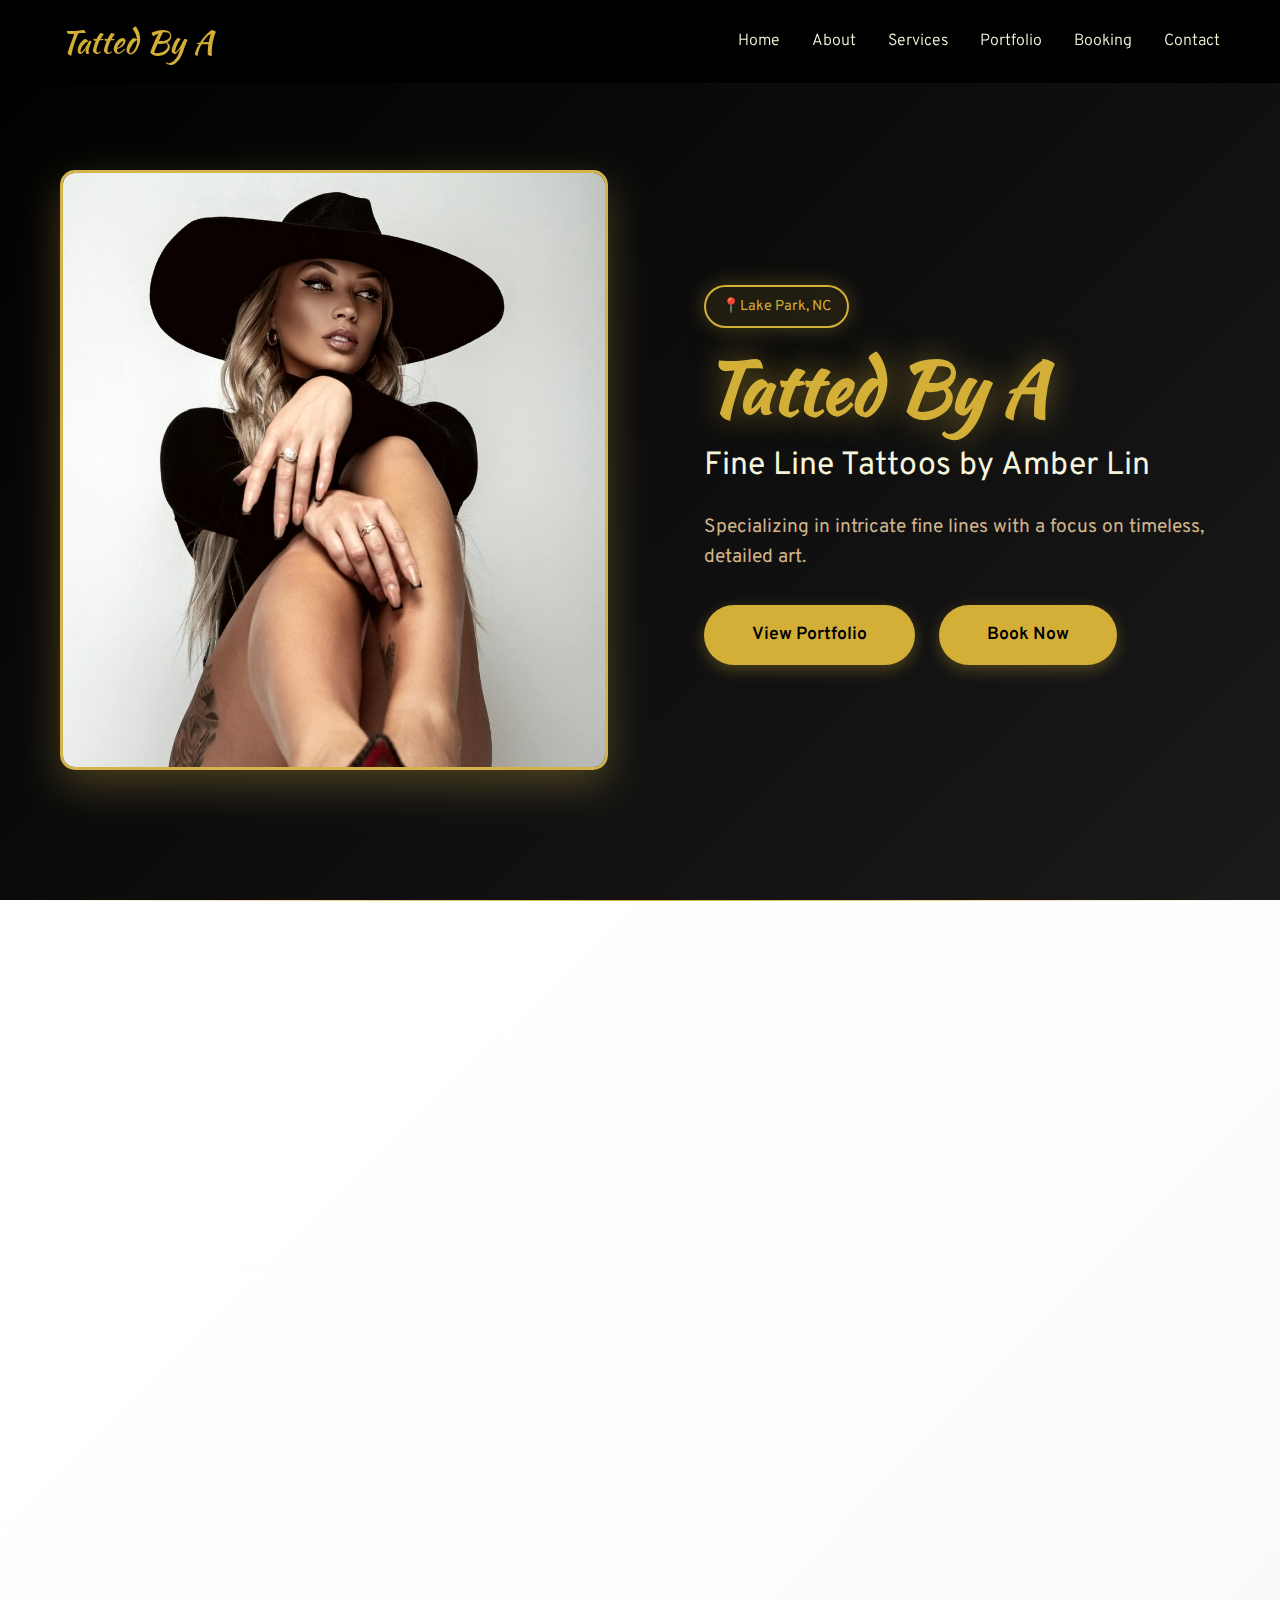
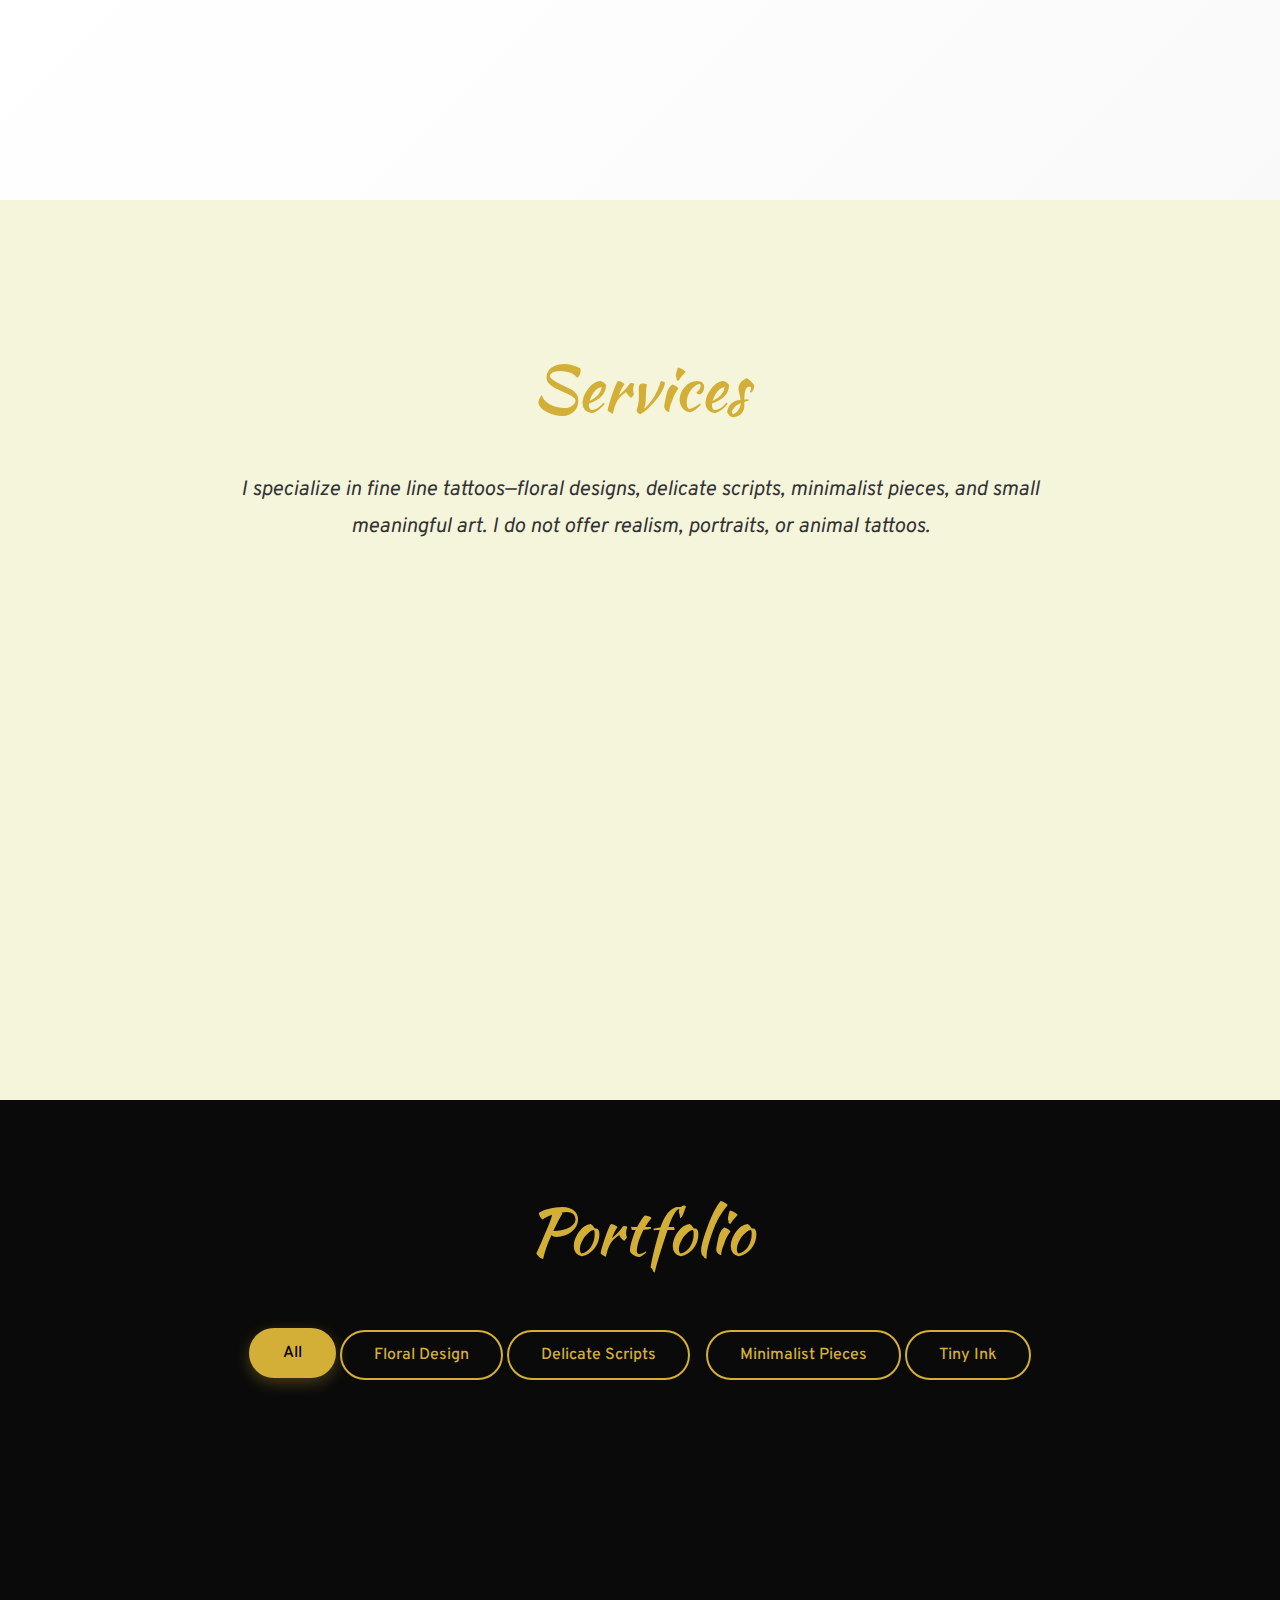
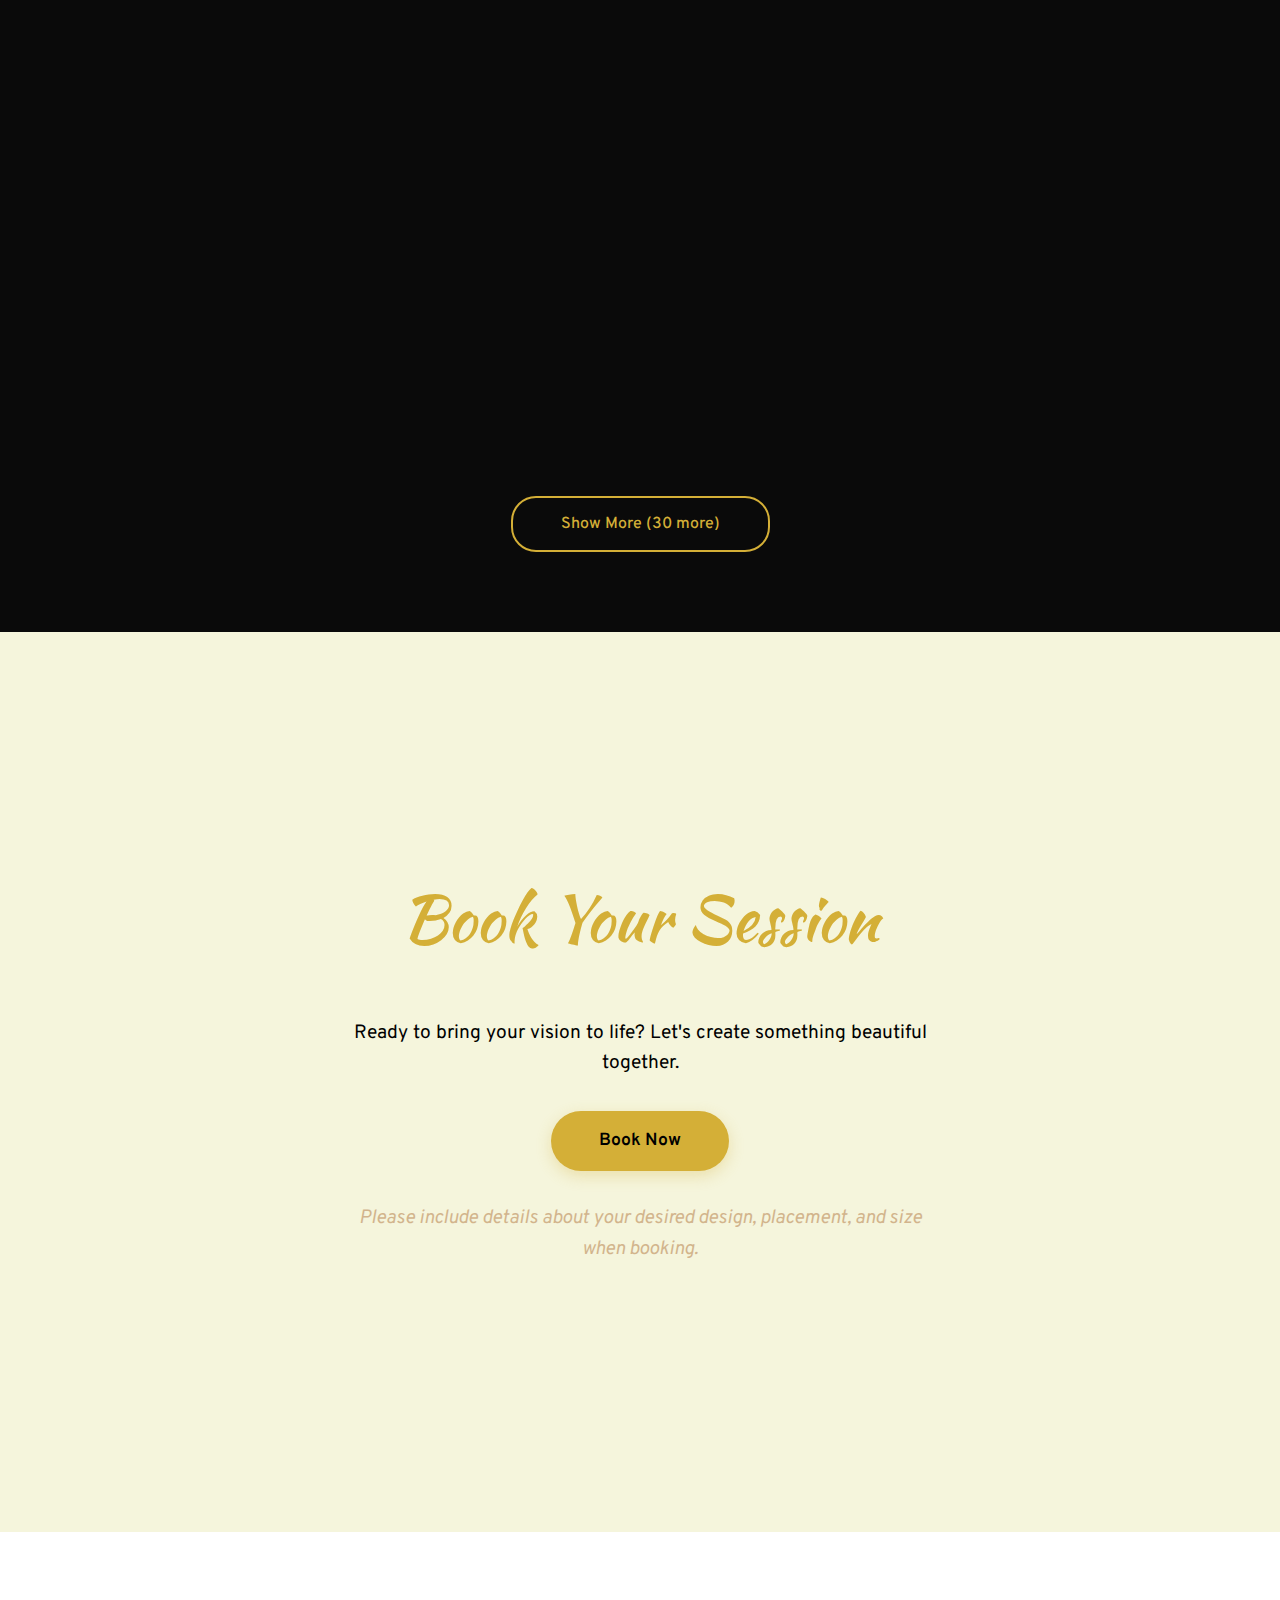
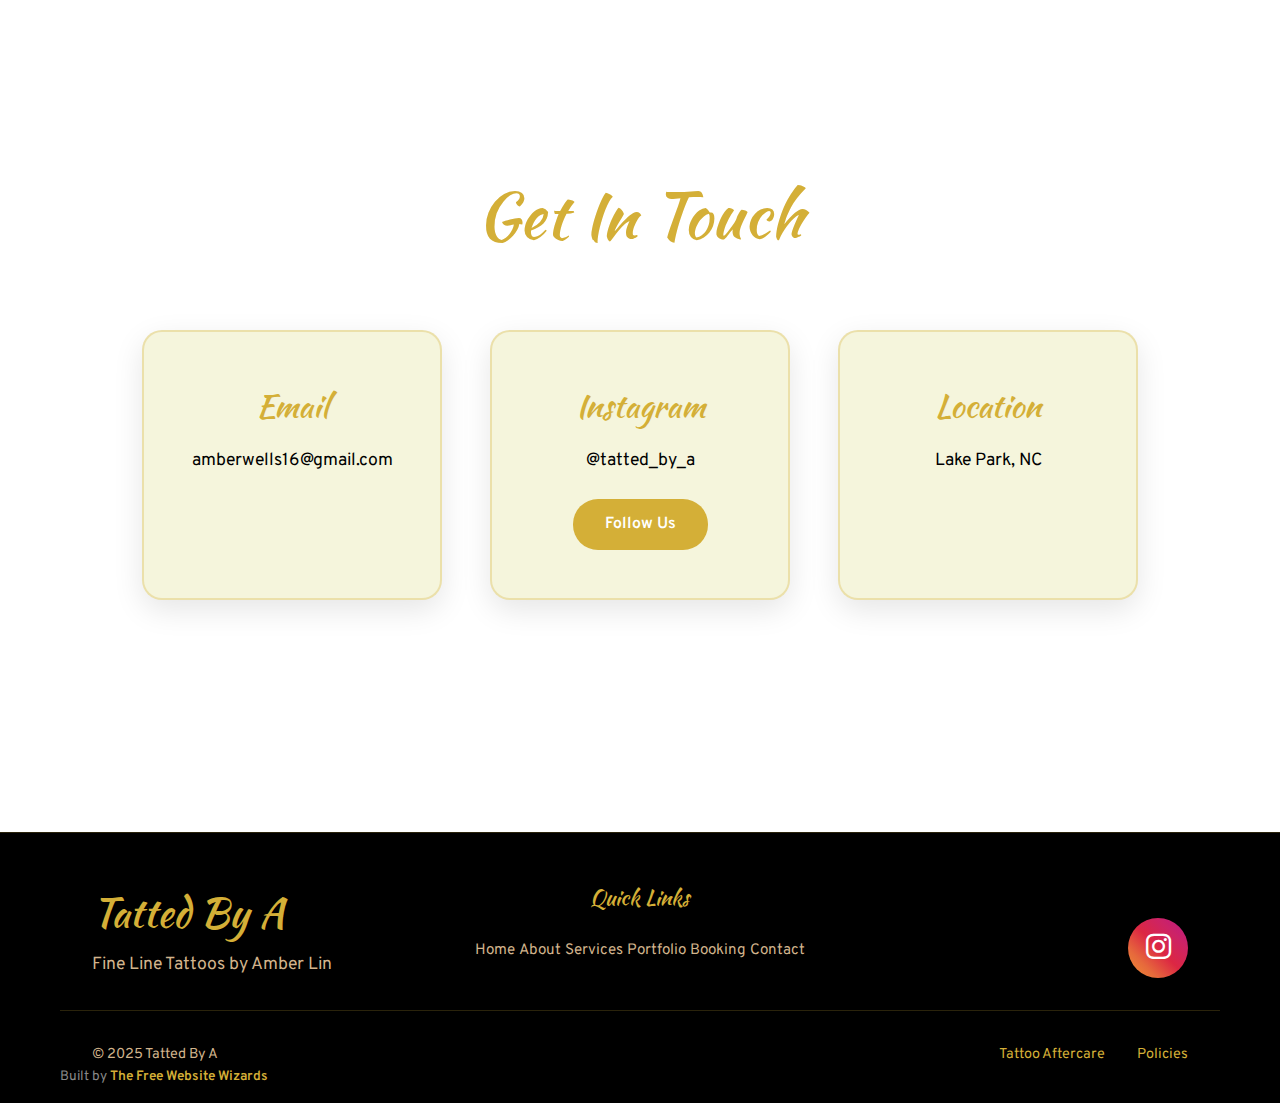
<file: index.html>
<!DOCTYPE html>
<html lang="en">
<head>
    <meta charset="UTF-8">
    <meta name="viewport" content="width=device-width, initial-scale=1.0">
    <title>Tatted By A - Fine Line Tattoo Artist | Lake Park, NC</title>
    <link href="https://fonts.googleapis.com/css2?family=Yesteryear&family=Overpass:wght@300;400;600&display=swap" rel="stylesheet">
    <link href="https://fonts.googleapis.com/css2?family=Kaushan+Script&family=Sacramento&display=swap" rel="stylesheet">
    <link rel="stylesheet" href="style.css">
    <link rel="stylesheet" href="https://cdnjs.cloudflare.com/ajax/libs/font-awesome/6.0.0/css/all.min.css">
</head>
<body>
    <!-- Header / Navigation -->
    <header class="header">
        <nav class="nav">
            <div class="nav-logo">
                <span class="logo-text">Tatted By A</span>
            </div>
            <ul class="nav-links">
                <li><a href="#home">Home</a></li>
                <li><a href="#about">About</a></li>
                <li><a href="#services">Services</a></li>
                <li><a href="#portfolio">Portfolio</a></li>
                <li><a href="#booking">Booking</a></li>
                <li><a href="#contact">Contact</a></li>
            </ul>
            <div class="nav-toggle">
                <span></span>
                <span></span>
                <span></span>
            </div>
        </nav>
    </header>

    <!-- Hero Section -->
    <section id="home" class="hero">
        <div class="container">
            <div class="hero-content">
                <div class="hero-image">
                    <img src="assets/a.jpg" alt="Amber Lin - Tattoo Artist">
                </div>
                <div class="hero-text">
                    <div class="floating-badge">📍Lake Park, NC</div>
                    <h1 class="hero-title">Tatted By A</h1>
                    <h2 class="hero-subtitle">Fine Line Tattoos by Amber Lin</h2>
                    <p class="hero-description">Specializing in intricate fine lines with a focus on timeless, detailed art.</p>
                    <div class="hero-buttons">
                        <a href="#portfolio" class="btn-primary">View Portfolio</a>
                        <a href="#booking" class="btn-secondary">Book Now</a>
                    </div>
                </div>
            </div>
        </div>
    </section>

    <!-- About Section -->
    <section id="about" class="about">
        <div class="container">
            <div class="about-content">
                <div class="about-text">
                    <h2>Meet Amber Lin</h2>
                    <p>Hi, I'm Amber—tattoo artist behind Tatted by A. I specialize in fine line, feminine, and minimalist tattoos that feel as effortless as they are meaningful. My focus is on clean details, soft aesthetics, and timeless designs that reflect your story without saying too much. Based in North Carolina, I'm here to give you a calm, comfortable experience in the chair and artwork you'll love forever.💫</p>
                </div>
                <div class="about-image">
                    <img src="assets/amber.jpg" alt="Amber Lin - Tattoo Artist">
                </div>
            </div>
        </div>
    </section>

    <!-- Services Section -->
    <section id="services" class="services">
        <div class="container">
            <h2 class="section-title services-title">Services</h2>
            <div class="services-description">
                <p>I specialize in fine line tattoos—floral designs, delicate scripts, minimalist pieces, and small meaningful art. I do not offer realism, portraits, or animal tattoos.</p>
            </div>
            <div class="services-grid">
                <div class="service-card">
                    <h3>Floral Designs</h3>
                    <h4>Botanical Whispers</h4>
                    <p>Soft, flowing ink inspired by nature's quiet beauty — florals that bloom on skin.</p>
                </div>
                <div class="service-card">
                    <h3>Delicate Scripts</h3>
                    <h4>Written in Ink</h4>
                    <p>Elegant handwritten scripts that carry names, dates, quotes, and sentiments close to the heart.</p>
                </div>
                <div class="service-card">
                    <h3>Minimalist Pieces</h3>
                    <h4>Less Is Lovely</h4>
                    <p>Clean, refined, and subtle tattoos — where simplicity speaks volumes.</p>
                </div>
                <div class="service-card">
                    <h3>Tiny Ink</h3>
                    <h4>Micro Tattoos</h4>
                    <p>Personal symbols and intimate details captured in fine line — little inks with lasting meaning.</p>
                </div>
            </div>
        </div>
    </section>

    <!-- Portfolio Section -->
    <section id="portfolio" class="portfolio">
        <div class="container">
            <h2 class="section-title">Portfolio</h2>
            <div class="portfolio-filters">
                <div class="filter-row">
                    <button class="filter-btn active" data-filter="all">All</button>
                    <button class="filter-btn" data-filter="floral">Floral Design</button>
                    <button class="filter-btn" data-filter="scripts">Delicate Scripts</button>
                </div>
                <div class="filter-row">
                    <button class="filter-btn" data-filter="minimalist">Minimalist Pieces</button>
                    <button class="filter-btn" data-filter="tiny">Tiny Ink</button>
                </div>
            </div>
            <div class="portfolio-grid">
                <!-- Floral Designs (10 images) -->
                <div class="portfolio-item" data-category="floral" data-index="1">
                    <img src="assets/floral (1).jpg" alt="Floral Design 1">
                </div>
                <div class="portfolio-item" data-category="floral" data-index="2">
                    <img src="assets/floral (2).jpg" alt="Floral Design 2">
                </div>
                <div class="portfolio-item" data-category="floral" data-index="3">
                    <img src="assets/floral (3).jpg" alt="Floral Design 3">
                </div>
                <div class="portfolio-item" data-category="floral" data-index="4">
                    <img src="assets/floral (4).jpg" alt="Floral Design 4">
                </div>
                <div class="portfolio-item" data-category="floral" data-index="5">
                    <img src="assets/floral (5).jpg" alt="Floral Design 5">
                </div>
                <div class="portfolio-item" data-category="floral" data-index="6">
                    <img src="assets/floral (6).jpg" alt="Floral Design 6">
                </div>
                <div class="portfolio-item" data-category="floral" data-index="7">
                    <img src="assets/vines (1).jpg" alt="Vine Design 1">
                </div>
                <div class="portfolio-item" data-category="floral" data-index="8">
                    <img src="assets/vines (2).jpg" alt="Vine Design 2">
                </div>
                <div class="portfolio-item" data-category="floral" data-index="9">
                    <img src="assets/vines (3).jpg" alt="Vine Design 3">
                </div>
                <div class="portfolio-item" data-category="floral" data-index="10">
                    <img src="assets/vines (4).jpg" alt="Vine Design 4">
                </div>

                <!-- Delicate Scripts (11 images) -->
                <div class="portfolio-item" data-category="scripts" data-index="1">
                    <img src="assets/fonts (1).jpg" alt="Script Design 1">
                </div>
                <div class="portfolio-item" data-category="scripts" data-index="2">
                    <img src="assets/fonts (2).jpg" alt="Script Design 2">
                </div>
                <div class="portfolio-item" data-category="scripts" data-index="3">
                    <img src="assets/fonts (3).jpg" alt="Script Design 3">
                </div>
                <div class="portfolio-item" data-category="scripts" data-index="4">
                    <img src="assets/fonts (4).jpg" alt="Script Design 4">
                </div>
                <div class="portfolio-item" data-category="scripts" data-index="5">
                    <img src="assets/fonts (5).jpg" alt="Script Design 5">
                </div>
                <div class="portfolio-item" data-category="scripts" data-index="6">
                    <img src="assets/fonts (6).jpg" alt="Script Design 6">
                </div>
                <div class="portfolio-item" data-category="scripts" data-index="7">
                    <img src="assets/fonts (7).jpg" alt="Script Design 7">
                </div>
                <div class="portfolio-item" data-category="scripts" data-index="8">
                    <img src="assets/fonts (8).jpg" alt="Script Design 8">
                </div>
                <div class="portfolio-item" data-category="scripts" data-index="9">
                    <img src="assets/fonts (9).jpg" alt="Script Design 9">
                </div>
                <div class="portfolio-item" data-category="scripts" data-index="10">
                    <img src="assets/fonts (10).jpg" alt="Script Design 10">
                </div>
                <div class="portfolio-item" data-category="scripts" data-index="11">
                    <img src="assets/fonts (11).jpg" alt="Script Design 11">
                </div>

                <!-- Minimalist Pieces (8 images) -->
                <div class="portfolio-item" data-category="minimalist" data-index="1">
                    <img src="assets/minimalist (1).jpg" alt="Minimalist Design 1">
                </div>
                <div class="portfolio-item" data-category="minimalist" data-index="2">
                    <img src="assets/minimalist (2).jpg" alt="Minimalist Design 2">
                </div>
                <div class="portfolio-item" data-category="minimalist" data-index="3">
                    <img src="assets/minimalist (3).jpg" alt="Minimalist Design 3">
                </div>
                <div class="portfolio-item" data-category="minimalist" data-index="4">
                    <img src="assets/minimalist (4).jpg" alt="Minimalist Design 4">
                </div>
                <div class="portfolio-item" data-category="minimalist" data-index="5">
                    <img src="assets/minimalist (5).jpg" alt="Minimalist Design 5">
                </div>
                <div class="portfolio-item" data-category="minimalist" data-index="6">
                    <img src="assets/minimalist (6).jpg" alt="Minimalist Design 6">
                </div>
                <div class="portfolio-item" data-category="minimalist" data-index="7">
                    <img src="assets/minimalist (7).jpg" alt="Minimalist Design 7">
                </div>
                <div class="portfolio-item" data-category="minimalist" data-index="8">
                    <img src="assets/minimalist (8).jpg" alt="Minimalist Design 8">
                </div>

                <!-- Tiny Ink (7 images) -->
                <div class="portfolio-item" data-category="tiny" data-index="1">
                    <img src="assets/tinyart (1).jpg" alt="Tiny Art 1">
                </div>
                <div class="portfolio-item" data-category="tiny" data-index="2">
                    <img src="assets/tinyart (2).jpg" alt="Tiny Art 2">
                </div>
                <div class="portfolio-item" data-category="tiny" data-index="3">
                    <img src="assets/tinyart (3).jpg" alt="Tiny Art 3">
                </div>
                <div class="portfolio-item" data-category="tiny" data-index="4">
                    <img src="assets/tinyart (4).jpg" alt="Tiny Art 4">
                </div>
                <div class="portfolio-item" data-category="tiny" data-index="5">
                    <img src="assets/tinyart (5).jpg" alt="Tiny Art 5">
                </div>
                <div class="portfolio-item" data-category="tiny" data-index="6">
                    <img src="assets/tinyart (6).jpg" alt="Tiny Art 6">
                </div>
                <div class="portfolio-item" data-category="tiny" data-index="7">
                    <img src="assets/tinyart (7).jpg" alt="Tiny Art 7">
                </div>
            </div>
            <div class="show-more-container">
                <button class="show-more-btn" id="showMoreBtn" style="display: none;">Show More</button>
            </div>
        </div>
    </section>

    <!-- Booking Section -->
    <section id="booking" class="booking">
        <div class="container">
            <h2 class="section-title">Book Your Session</h2>
            <div class="booking-content">
                <p>Ready to bring your vision to life? Let's create something beautiful together.</p>
                <a href="https://www.instagram.com/tatted_by_a/" target="_blank" class="btn-primary">Book Now</a>
                <div class="booking-info">
                    <p>Please include details about your desired design, placement, and size when booking.</p>
                </div>
            </div>
        </div>
    </section>

    <!-- Contact Section -->
    <section id="contact" class="contact">
        <div class="container">
            <h2 class="section-title">Get In Touch</h2>
            <div class="contact-cards">
                <div class="contact-card">
                    <h3>Email</h3>
                    <p>amberwells16@gmail.com</p>
                </div>
                <div class="contact-card">
                    <h3>Instagram</h3>
                    <p>@tatted_by_a</p>
                    <a href="https://www.instagram.com/tatted_by_a/" target="_blank" class="contact-link">Follow Us</a>
                </div>
                <div class="contact-card">
                    <h3>Location</h3>
                    <p>Lake Park, NC</p>
                    </div>
                </div>
            </div>
        </div>
    </section>

    <!-- Footer -->
    <footer class="footer">
        <div class="container">
            <div class="footer-content">
                <div class="footer-column footer-brand">
                    <h3>Tatted By A</h3>
                    <p>Fine Line Tattoos by Amber Lin</p>
                </div>
                
                <div class="footer-column footer-links">
                    <h4>Quick Links</h4>
                    <div class="links-grid">
                        <a href="#home">Home</a>
                        <a href="#about">About</a>
                        <a href="#services">Services</a>
                        <a href="#portfolio">Portfolio</a>
                        <a href="#booking">Booking</a>
                        <a href="#contact">Contact</a>
                    </div>
                </div>
                
                <div class="footer-column footer-social">
                    <div class="social-link">
                        <a href="https://www.instagram.com/tatted_by_a/" target="_blank" class="instagram-link">
                            <i class="fab fa-instagram"></i>
                        </a>
                    </div>
                </div>
            </div>
            
            <div class="footer-bottom">
                <div class="footer-bottom-left">
                    <p>&copy; 2025 Tatted By A</p>
                </div>
                <div class="footer-bottom-right">
                    <a href="aftercare.html">Tattoo Aftercare</a>
                    <a href="policies.html">Policies</a>
                </div>
            </div>
            
            <div class="footer-credit">
                <p>Built by <a href="https://thefreewebsitewizards.com/?fbclid=PAZXh0bgNhZW0CMTEAAafo36OW2Liz6WrnnW5MPZDOZ1py3GGCfcYR0toLxA4tFgTjOmZVe8AUNLJZAA_aem_hDiJSsbl-mGZPlxGnKIQrQ" target="_blank" class="wizard-link">The Free Website Wizards</a></p>
            </div>
        </div>
    </footer>

    <!-- Lightbox Modal -->
    <div id="lightbox" class="lightbox">
        <span class="lightbox-close">&times;</span>
        <img class="lightbox-content" id="lightbox-img">
    </div>

    <script src="script.js"></script>
</body>
</html>
</file>
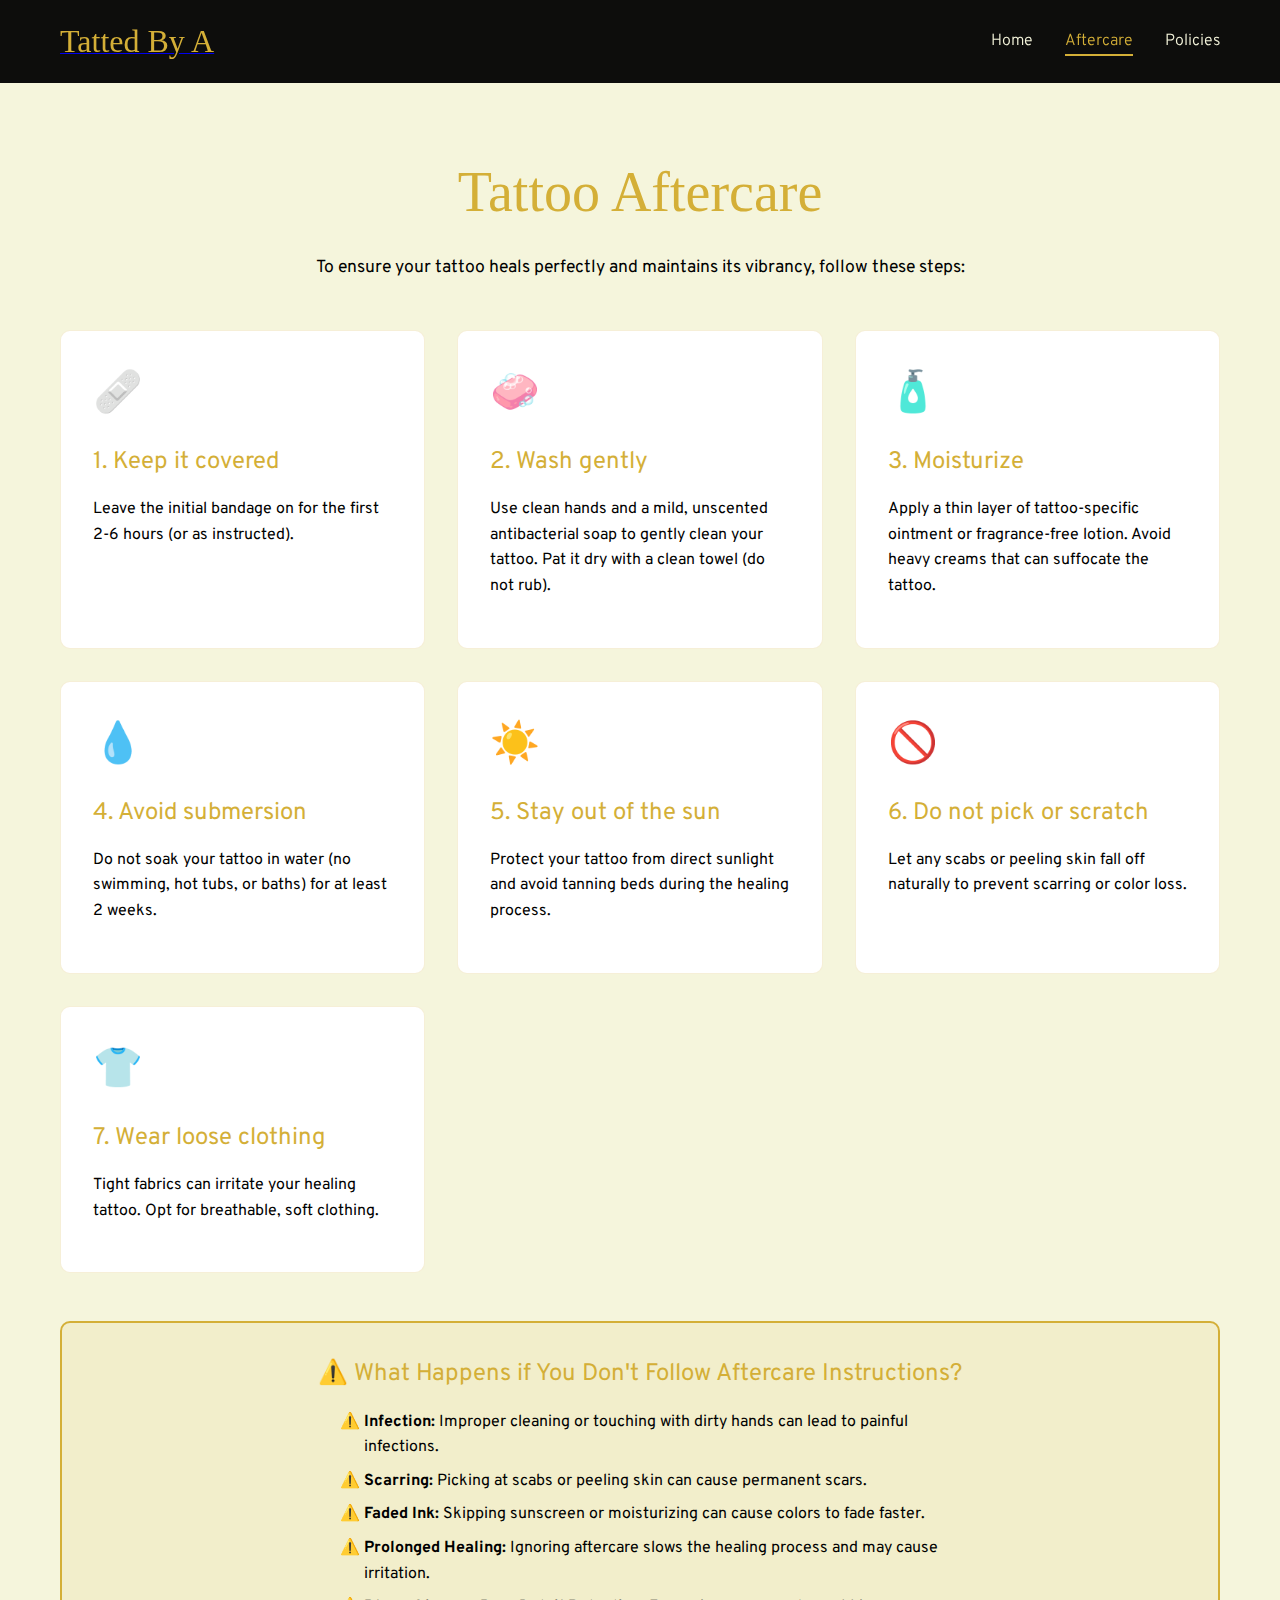
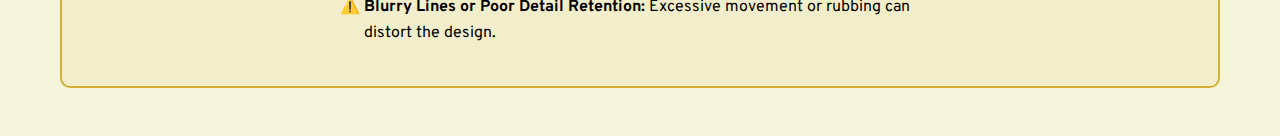
<file: aftercare.html>
<!DOCTYPE html>
<html lang="en">
<head>
    <meta charset="UTF-8">
    <meta name="viewport" content="width=device-width, initial-scale=1.0">
    <title>Tattoo Aftercare - Tatted By A</title>
    <link href="https://fonts.googleapis.com/css2?family=Yesteryear&family=Overpass:wght@300;400;600&display=swap" rel="stylesheet">
    <link rel="stylesheet" href="style.css">
</head>
<body>
    <header class="header">
        <nav class="nav">
            <div class="nav-logo">
                <a href="index.html"><span class="logo-text">Tatted By A</span></a>
            </div>
            <ul class="nav-links">
                <li><a href="index.html">Home</a></li>
                <li><a href="aftercare.html" class="active">Aftercare</a></li>
                <li><a href="policies.html">Policies</a></li>
            </ul>
        </nav>
    </header>

    <main class="page-content">
        <div class="container">
            <h1 class="page-title">Tattoo Aftercare</h1>
            <div class="aftercare-content">
                <div class="aftercare-intro">
                    <p>To ensure your tattoo heals perfectly and maintains its vibrancy, follow these steps:</p>
                </div>

                <div class="aftercare-steps">
                    <div class="step-card">
                        <div class="step-icon">🩹</div>
                        <h3>1. Keep it covered</h3>
                        <p>Leave the initial bandage on for the first 2-6 hours (or as instructed).</p>
                    </div>

                    <div class="step-card">
                        <div class="step-icon">🧼</div>
                        <h3>2. Wash gently</h3>
                        <p>Use clean hands and a mild, unscented antibacterial soap to gently clean your tattoo. Pat it dry with a clean towel (do not rub).</p>
                    </div>

                    <div class="step-card">
                        <div class="step-icon">🧴</div>
                        <h3>3. Moisturize</h3>
                        <p>Apply a thin layer of tattoo-specific ointment or fragrance-free lotion. Avoid heavy creams that can suffocate the tattoo.</p>
                    </div>

                    <div class="step-card">
                        <div class="step-icon">💧</div>
                        <h3>4. Avoid submersion</h3>
                        <p>Do not soak your tattoo in water (no swimming, hot tubs, or baths) for at least 2 weeks.</p>
                    </div>

                    <div class="step-card">
                        <div class="step-icon">☀️</div>
                        <h3>5. Stay out of the sun</h3>
                        <p>Protect your tattoo from direct sunlight and avoid tanning beds during the healing process.</p>
                    </div>

                    <div class="step-card">
                        <div class="step-icon">🚫</div>
                        <h3>6. Do not pick or scratch</h3>
                        <p>Let any scabs or peeling skin fall off naturally to prevent scarring or color loss.</p>
                    </div>

                    <div class="step-card">
                        <div class="step-icon">👕</div>
                        <h3>7. Wear loose clothing</h3>
                        <p>Tight fabrics can irritate your healing tattoo. Opt for breathable, soft clothing.</p>
                    </div>
                </div>

                <div class="aftercare-warning">
                    <h3>⚠️ What Happens if You Don't Follow Aftercare Instructions?</h3>
                    <ul>
                        <li><strong>Infection:</strong> Improper cleaning or touching with dirty hands can lead to painful infections.</li>
                        <li><strong>Scarring:</strong> Picking at scabs or peeling skin can cause permanent scars.</li>
                        <li><strong>Faded Ink:</strong> Skipping sunscreen or moisturizing can cause colors to fade faster.</li>
                        <li><strong>Prolonged Healing:</strong> Ignoring aftercare slows the healing process and may cause irritation.</li>
                        <li><strong>Blurry Lines or Poor Detail Retention:</strong> Excessive movement or rubbing can distort the design.</li>
                    </ul>
                </div>
            </div>
        </div>
    </main>
</body>
</html>
</file>
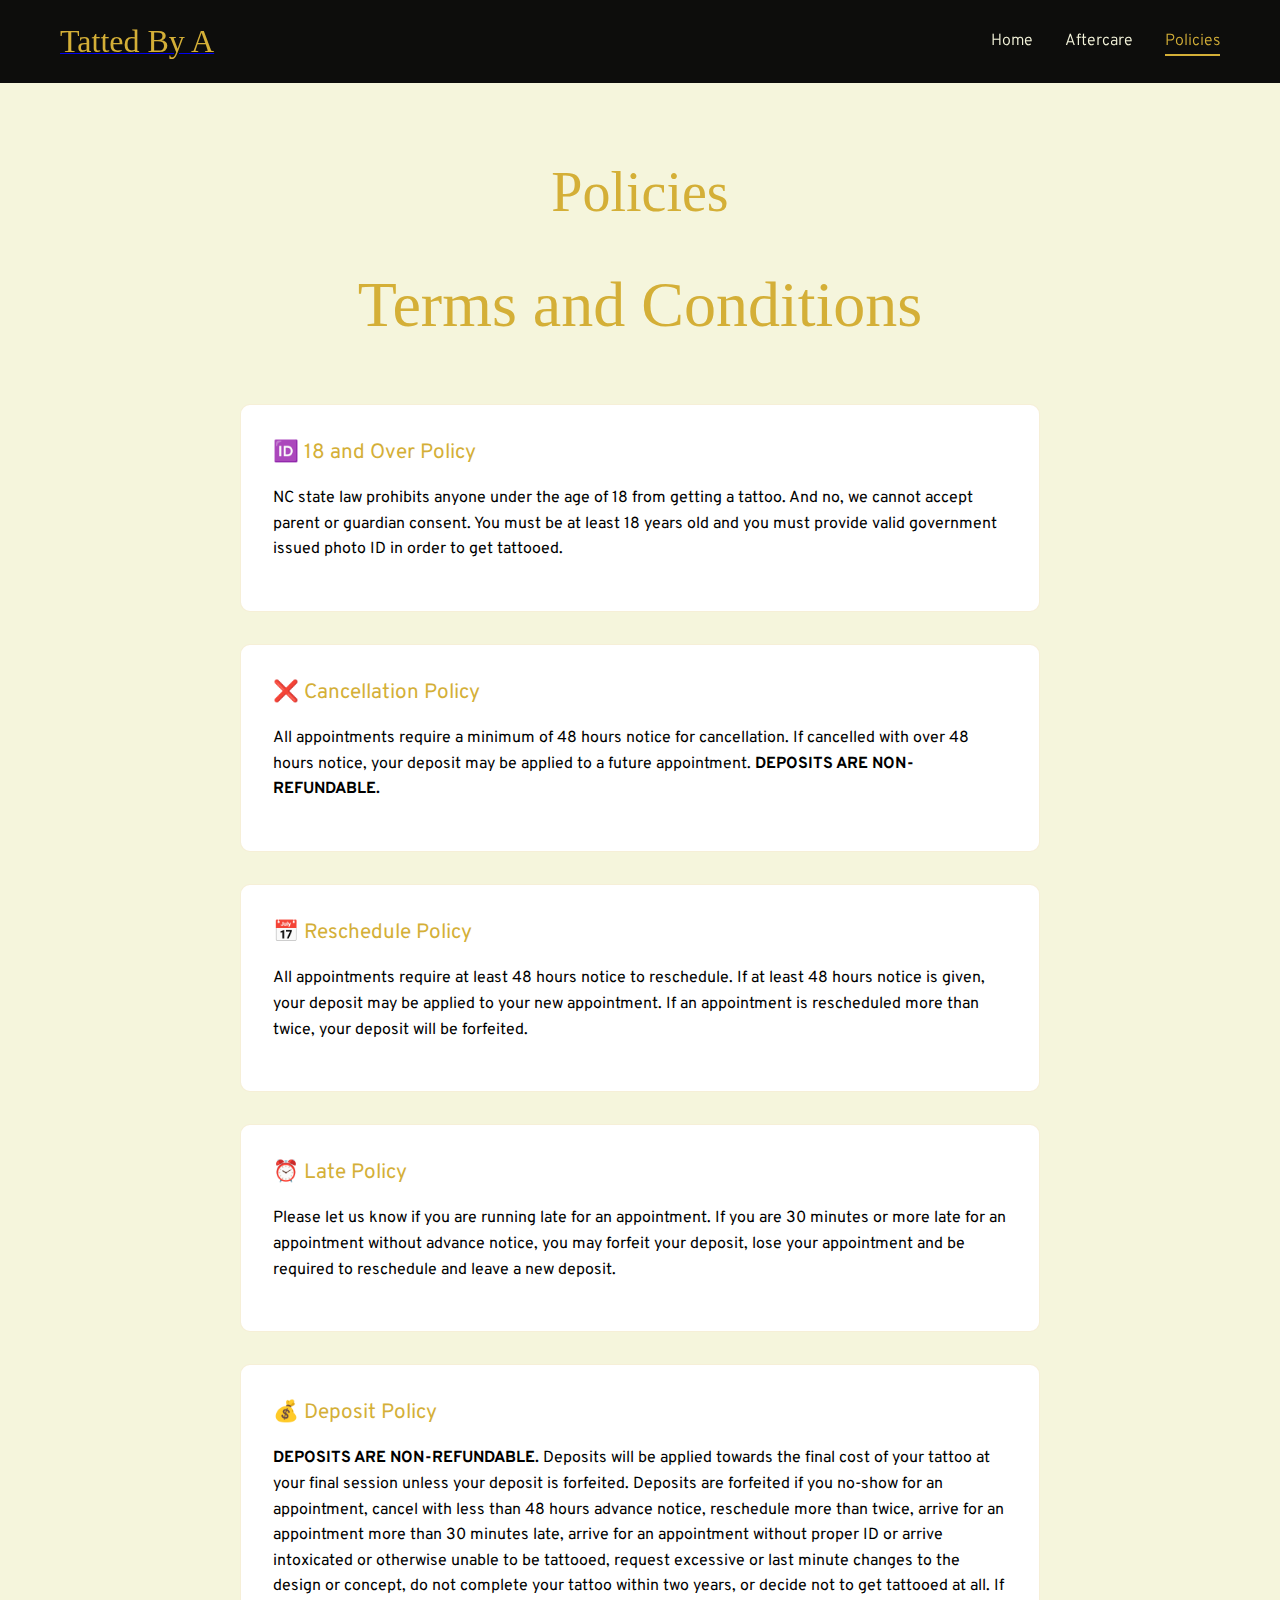
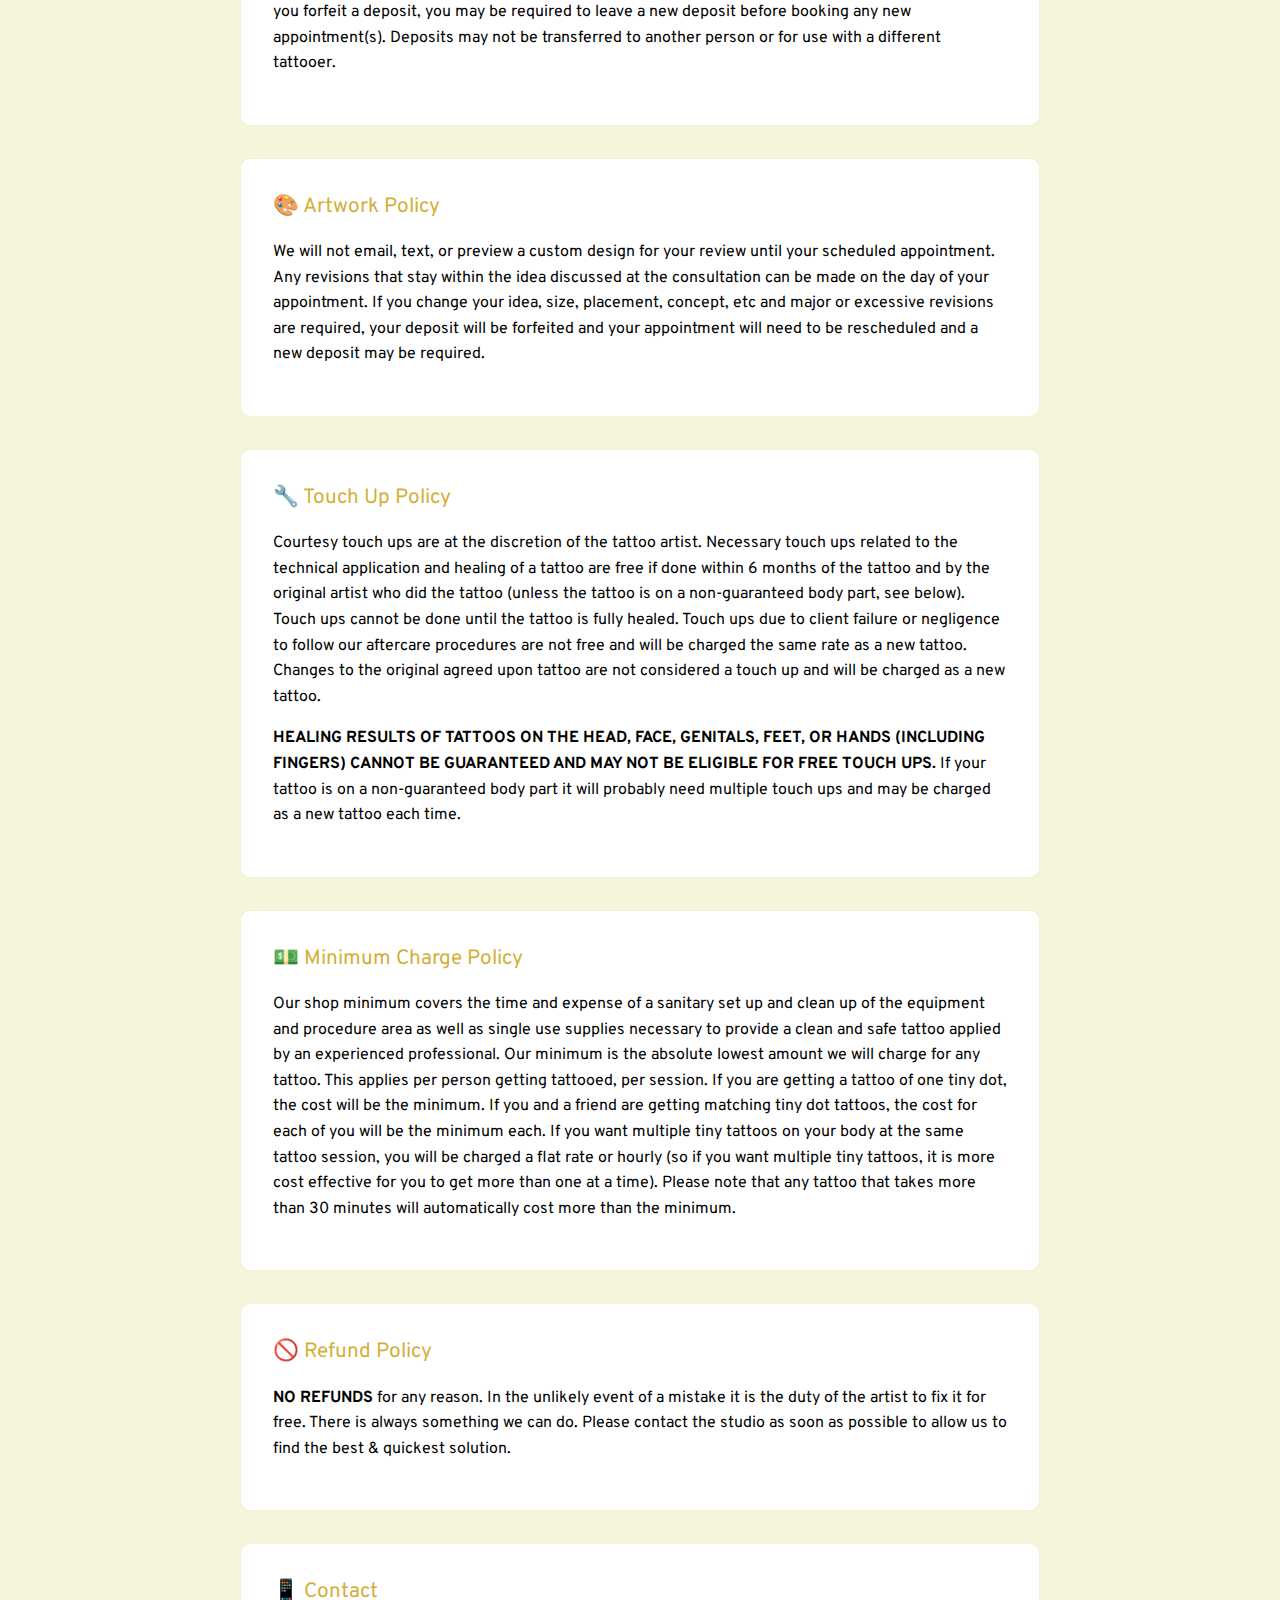
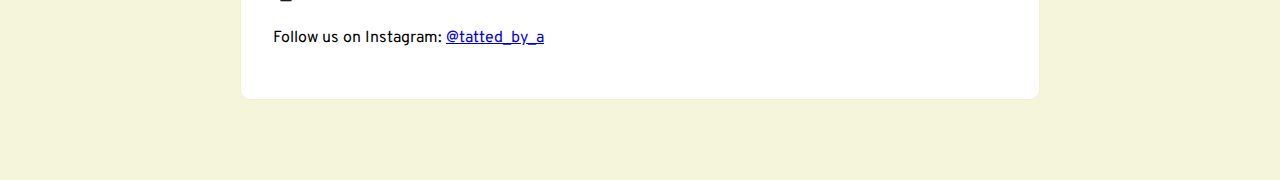
<file: policies.html>
<!DOCTYPE html>
<html lang="en">
<head>
    <meta charset="UTF-8">
    <meta name="viewport" content="width=device-width, initial-scale=1.0">
    <title>Studio Policies - Tatted By A</title>
    <link href="https://fonts.googleapis.com/css2?family=Yesteryear&family=Overpass:wght@300;400;600&display=swap" rel="stylesheet">
    <link rel="stylesheet" href="style.css">
</head>
<body>
    <header class="header">
        <nav class="nav">
            <div class="nav-logo">
                <a href="index.html"><span class="logo-text">Tatted By A</span></a>
            </div>
            <ul class="nav-links">
                <li><a href="index.html">Home</a></li>
                <li><a href="aftercare.html">Aftercare</a></li>
                <li><a href="policies.html" class="active">Policies</a></li>
            </ul>
        </nav>
    </header>

    <main class="page-content">
        <div class="container">
            <h1 class="page-title">Policies</h1>
            <h2 class="section-title">Terms and Conditions</h2>
            
            <div class="policies-content">
                <div class="policy-section">
                    <h3>🆔 18 and Over Policy</h3>
                    <p>NC state law prohibits anyone under the age of 18 from getting a tattoo. And no, we cannot accept parent or guardian consent. You must be at least 18 years old and you must provide valid government issued photo ID in order to get tattooed.</p>
                </div>

                <div class="policy-section">
                    <h3>❌ Cancellation Policy</h3>
                    <p>All appointments require a minimum of 48 hours notice for cancellation. If cancelled with over 48 hours notice, your deposit may be applied to a future appointment. <strong>DEPOSITS ARE NON-REFUNDABLE.</strong></p>
                </div>

                <div class="policy-section">
                    <h3>📅 Reschedule Policy</h3>
                    <p>All appointments require at least 48 hours notice to reschedule. If at least 48 hours notice is given, your deposit may be applied to your new appointment. If an appointment is rescheduled more than twice, your deposit will be forfeited.</p>
                </div>

                <div class="policy-section">
                    <h3>⏰ Late Policy</h3>
                    <p>Please let us know if you are running late for an appointment. If you are 30 minutes or more late for an appointment without advance notice, you may forfeit your deposit, lose your appointment and be required to reschedule and leave a new deposit.</p>
                </div>

                <div class="policy-section">
                    <h3>💰 Deposit Policy</h3>
                    <p><strong>DEPOSITS ARE NON-REFUNDABLE.</strong> Deposits will be applied towards the final cost of your tattoo at your final session unless your deposit is forfeited. Deposits are forfeited if you no-show for an appointment, cancel with less than 48 hours advance notice, reschedule more than twice, arrive for an appointment more than 30 minutes late, arrive for an appointment without proper ID or arrive intoxicated or otherwise unable to be tattooed, request excessive or last minute changes to the design or concept, do not complete your tattoo within two years, or decide not to get tattooed at all. If you forfeit a deposit, you may be required to leave a new deposit before booking any new appointment(s). Deposits may not be transferred to another person or for use with a different tattooer.</p>
                </div>

                <div class="policy-section">
                    <h3>🎨 Artwork Policy</h3>
                    <p>We will not email, text, or preview a custom design for your review until your scheduled appointment. Any revisions that stay within the idea discussed at the consultation can be made on the day of your appointment. If you change your idea, size, placement, concept, etc and major or excessive revisions are required, your deposit will be forfeited and your appointment will need to be rescheduled and a new deposit may be required.</p>
                </div>

                <div class="policy-section">
                    <h3>🔧 Touch Up Policy</h3>
                    <p>Courtesy touch ups are at the discretion of the tattoo artist. Necessary touch ups related to the technical application and healing of a tattoo are free if done within 6 months of the tattoo and by the original artist who did the tattoo (unless the tattoo is on a non-guaranteed body part, see below). Touch ups cannot be done until the tattoo is fully healed. Touch ups due to client failure or negligence to follow our aftercare procedures are not free and will be charged the same rate as a new tattoo. Changes to the original agreed upon tattoo are not considered a touch up and will be charged as a new tattoo.</p>
                    <p><strong>HEALING RESULTS OF TATTOOS ON THE HEAD, FACE, GENITALS, FEET, OR HANDS (INCLUDING FINGERS) CANNOT BE GUARANTEED AND MAY NOT BE ELIGIBLE FOR FREE TOUCH UPS.</strong> If your tattoo is on a non-guaranteed body part it will probably need multiple touch ups and may be charged as a new tattoo each time.</p>
                </div>

                <div class="policy-section">
                    <h3>💵 Minimum Charge Policy</h3>
                    <p>Our shop minimum covers the time and expense of a sanitary set up and clean up of the equipment and procedure area as well as single use supplies necessary to provide a clean and safe tattoo applied by an experienced professional. Our minimum is the absolute lowest amount we will charge for any tattoo. This applies per person getting tattooed, per session. If you are getting a tattoo of one tiny dot, the cost will be the minimum. If you and a friend are getting matching tiny dot tattoos, the cost for each of you will be the minimum each. If you want multiple tiny tattoos on your body at the same tattoo session, you will be charged a flat rate or hourly (so if you want multiple tiny tattoos, it is more cost effective for you to get more than one at a time). Please note that any tattoo that takes more than 30 minutes will automatically cost more than the minimum.</p>
                </div>

                <div class="policy-section">
                    <h3>🚫 Refund Policy</h3>
                    <p><strong>NO REFUNDS</strong> for any reason. In the unlikely event of a mistake it is the duty of the artist to fix it for free. There is always something we can do. Please contact the studio as soon as possible to allow us to find the best & quickest solution.</p>
                </div>

                <div class="policy-section">
                    <h3>📱 Contact</h3>
                    <p>Follow us on Instagram: <a href="https://www.instagram.com/tatted_by_a/" target="_blank" class="instagram-handle">@tatted_by_a</a></p>
                </div>
            </div>
        </div>
    </main>
</body>
</html>
</file>
<file: style.css>
/* Reset and Base Styles */
* {
    margin: 0;
    padding: 0;
    box-sizing: border-box;
}

html {
    scroll-behavior: smooth;
}

body {
    font-family: 'Overpass', sans-serif;
    background-color: #f5f5dc;
    color: #000000;
    line-height: 1.6;
    overflow-x: hidden;
}

.container {
    max-width: 1200px;
    margin: 0 auto;
    padding: 0 20px;
}

/* Typography */
h1, h2, h3 {
    margin-bottom: 1rem;
}

h1 {
    font-size: 3rem;
    font-weight: 600;
}

h2 {
    font-size: 2.5rem;
    font-weight: 400;
}

h3 {
    font-size: 1.5rem;
    font-weight: 400;
}

p {
    margin-bottom: 1rem;
}

/* Header & Navigation */
.header {
    position: fixed;
    top: 0;
    left: 0;
    right: 0;
    background: rgba(0, 0, 0, 0.95);
    backdrop-filter: blur(10px);
    z-index: 1000;
    padding: 1rem 0;
    transition: all 0.3s ease;
}

/* Active navigation link styling */
.nav-links a.active-link {
    color: #d4af37 !important;
    border-bottom: 2px solid #d4af37;
    background: rgba(212, 175, 55, 0.1);
}

.nav {
    display: flex;
    justify-content: space-between;
    align-items: center;
    max-width: 1200px;
    margin: 0 auto;
    padding: 0 20px;
}

.logo-text {
    font-family: 'Kaushan Script', cursive;
    font-size: 2rem;
    color: #d4af37;
    text-decoration: none;
}

.nav-links {
    display: flex;
    list-style: none;
    gap: 2rem;
}

.nav-links a {
    color: #f5f5dc;
    text-decoration: none;
    font-weight: 300;
    transition: all 0.3s ease;
    position: relative;
}

.nav-links a:hover,
.nav-links a.active {
    color: #d4af37;
}

.nav-links a::after {
    content: '';
    position: absolute;
    bottom: -5px;
    left: 0;
    width: 0;
    height: 2px;
    background: #d4af37;
    transition: width 0.3s ease;
}

.nav-links a:hover::after,
.nav-links a.active::after {
    width: 100%;
}

.nav-toggle {
    display: none;
    flex-direction: column;
    cursor: pointer;
}

.nav-toggle span {
    width: 25px;
    height: 3px;
    background: #f5f5dc;
    margin: 3px 0;
    transition: 0.3s;
}

/* Hero Section */
.hero {
    min-height: 100vh;
    display: flex;
    align-items: center;
    position: relative;
    background: linear-gradient(135deg, #000000 0%, #1a1a1a 100%);
    padding: 100px 0 50px;
}

.hero .container {
    max-width: 1200px;
    margin: 0 auto;
    padding: 0 20px;
    width: 100%;
}

.hero-content {
    display: grid;
    grid-template-columns: 1fr 1fr;
    gap: 4rem;
    align-items: center;
    width: 100%;
}

.hero-image {
    position: relative;
}

.hero-image img {
    width: 100%;
    height: 600px;
    object-fit: cover;
    border-radius: 15px;
    border: 3px solid #d4af37;
    box-shadow: 0 15px 40px rgba(212, 175, 55, 0.3);
    filter: grayscale(20%) contrast(1.1);
}

.hero-text {
    position: relative;
    padding-left: 2rem;
}

.floating-badge {
    display: inline-block;
    background: rgba(212, 175, 55, 0.1);
    border: 2px solid #d4af37;
    padding: 0.5rem 1rem;
    border-radius: 25px;
    font-size: 0.9rem;
    color: #d4af37;
    animation: float 3s ease-in-out infinite;
    box-shadow: 0 0 20px rgba(212, 175, 55, 0.3);
    margin-bottom: 1rem;
}

@keyframes float {
    0%, 100% { transform: translateY(0px); }
    50% { transform: translateY(-10px); }
}

.hero-title {
    font-family: 'Kaushan Script', cursive;
    font-size: 4.5rem;
    color: #d4af37;
    margin-bottom: 1rem;
    text-shadow: 0 0 30px rgba(212, 175, 55, 0.5);
    line-height: 1.2;
}

.hero-a {
  font-family: 'Sacramento', cursive;
  font-weight: normal; /* Sacramento doesn’t support bold */
  font-size: 1.2em; /* Make it slightly larger to stand out */
  text-shadow: 1px 0 currentColor, -1px 0 currentColor; /* Fake bold */
      color: #d4af37;
    text-shadow: 0 0 30px rgba(212, 175, 55, 0.5);
}

.hero-subtitle {
    font-size: 2rem;
    color: #f5f5dc;
    margin-bottom: 1.5rem;
    font-weight: 400;
    line-height: 1.3;
}

.hero-description {
    font-size: 1.2rem;
    color: #d2b48c;
    line-height: 1.6;
    max-width: 500px;
}

/* Hero Buttons */
.hero-buttons {
    display: flex;
    gap: 1.5rem;
    margin-top: 2rem;
}

/* Responsive Design for Hero */
@media (max-width: 768px) {
    .hero-content {
        grid-template-columns: 1fr;
        gap: 2rem;
        text-align: center;
    }
    
    .hero-text {
        padding-left: 0;
        order: 2;
    }
    
    .hero-image {
        order: 1;
    }
    
    .hero-image img {
        height: 400px;
    }
    
    .hero-title {
        font-size: 3rem;
    }
    
    .hero-subtitle {
        font-size: 1.5rem;
    }
    
    .floating-badge {
        margin-bottom: 1rem;
    }
    
    .hero-buttons {
        flex-direction: column;
        align-items: center;
        gap: 1rem;
    }
    
    .hero-buttons .btn-primary,
    .hero-buttons .btn-secondary {
        width: 100%;
        max-width: 250px;
        text-align: center;
    }
}

@media (max-width: 480px) {
    .hero-title {
        font-size: 2.5rem;
    }
    
    .hero-subtitle {
        font-size: 1.3rem;
    }
    
    .hero-description {
        font-size: 1rem;
    }
    
    .hero-image img {
        height: 350px;
    }
}

.typewriter-container {
    font-size: 1.2rem;
    color: #d2b48c;
    min-height: 30px;
}

.cursor {
    animation: blink 1s infinite;
}

@keyframes blink {
    0%, 50% { opacity: 1; }
    51%, 100% { opacity: 0; }
}

@keyframes fadeInUp {
    from {
        opacity: 0;
        transform: translateY(30px);
    }
    to {
        opacity: 1;
        transform: translateY(0);
    }
}

/* Sections */
section {
    padding: 5rem 0;
}

.section-title {
    text-align: center;
    font-family: 'Kaushan Script', cursive;
    font-size: 4rem;
    color: #d4af37;
    margin-bottom: 3rem;
}

/* About Section */
.about {
    background: linear-gradient(135deg, #ffffff 0%, #fefefe 50%, #f9f9f9 100%);
    color: #333333;
    min-height: 100vh;
    display: flex;
    align-items: center;
    justify-content: center;
    position: relative;
    overflow: hidden;
    padding: 2rem 0;
}

.about::before {
    content: '';
    position: absolute;
    top: 0;
    left: 0;
    right: 0;
    height: 1px;
    background: linear-gradient(90deg, transparent, #d4af37, transparent);
}

.about .container {
    width: 100%;
    max-width: 1200px;
    margin: 0 auto;
    padding: 0 2rem;
    display: flex;
    align-items: center;
    justify-content: center;
}

.about-content {
    display: grid;
    grid-template-columns: 1fr 1fr;
    gap: 6rem;
    align-items: center;
    justify-items: center;
    width: 100%;
    max-width: 1000px;
}

.section-accent {
    width: 60px;
    height: 3px;
    background: linear-gradient(90deg, #d4af37, #f5deb3);
    margin-bottom: 2rem;
    border-radius: 2px;
}

.about-text {
    text-align: center;
    position: relative;
    max-width: 500px;
}

.about-text h2 {
    font-family: 'Kaushan Script', cursive;
    font-size: 4rem;
    color: #d4af37;
    margin-bottom: 2rem;
    line-height: 1.1;
    font-weight: 400;
    position: relative;
}

.quote-mark {
    font-family: 'Kaushan Script', cursive;
    font-size: 6rem;
    color: rgba(212, 175, 55, 0.2);
    position: absolute;
    top: -1rem;
    left: 50%;
    transform: translateX(-50%);
    line-height: 1;
    z-index: 1;
}

.about-text p {
    font-size: 1.2rem;
    line-height: 1.8;
    color: #444444;
    font-style: italic;
    margin: 0 0 3rem 0;
    position: relative;
    z-index: 2;
    text-align: center;
}

.signature-line {
    display: flex;
    align-items: center;
    justify-content: center;
    gap: 1rem;
    margin-top: 2rem;
}

.signature-text {
    font-family: 'Kaushan Script', cursive;
    font-size: 1.8rem;
    color: #d4af37;
}

.signature-flourish {
    width: 80px;
    height: 1px;
    background: linear-gradient(90deg, #d4af37, transparent);
}

.section-accent {
    margin: 0 auto 2rem auto;
}

.about-image {
    display: flex;
    justify-content: center;
    align-items: center;
    position: relative;
}

.image-frame {
    position: relative;
    display: inline-block;
}

.about-image img {
    width: 350px;
    height: 350px;
    border-radius: 50%;
    object-fit: cover;
    border: 4px solid #ffffff;
    box-shadow: 
        0 0 0 2px #d4af37,
        0 20px 40px rgba(212, 175, 55, 0.15),
        0 10px 20px rgba(0, 0, 0, 0.1);
    transition: all 0.4s ease;
    position: relative;
    z-index: 3;
}

.about-image img:hover {
    transform: scale(1.02);
    box-shadow: 
        0 0 0 2px #d4af37,
        0 25px 50px rgba(212, 175, 55, 0.2),
        0 15px 30px rgba(0, 0, 0, 0.15);
}

.image-accent-1 {
    position: absolute;
    top: -20px;
    right: -20px;
    width: 80px;
    height: 80px;
    border: 2px solid rgba(212, 175, 55, 0.3);
    border-radius: 50%;
    z-index: 1;
}

.image-accent-2 {
    position: absolute;
    bottom: -15px;
    left: -15px;
    width: 60px;
    height: 60px;
    background: linear-gradient(45deg, rgba(212, 175, 55, 0.1), rgba(245, 222, 179, 0.1));
    border-radius: 50%;
    z-index: 1;
}

/* Responsive Design for About Section */
@media (max-width: 768px) {
    .about {
        min-height: 100vh;
        padding: 100px 0;
    }

    .services {
        padding: 100px 0;
    }

    .portfolio {
        padding: 100px 0;
    }

    .booking {
        padding: 100px 0;
    }

    .contact {
        padding: 100px 1rem;
    }
    
    .about-content {
        grid-template-columns: 1fr;
        gap: 4rem;
        text-align: center;
        justify-items: center;
    }
    
    .about-text {
        order: 2;
        max-width: 400px;
    }
    
    .about-image {
        order: 1;
    }
    
    .about-image img {
        width: 280px;
        height: 280px;
    }
    
    .about-text h2 {
        font-size: 3.2rem;
    }
}

@media (max-width: 480px) {
    .about {
        min-height: 100vh;
        padding: 1rem 0;
    }
    
    .about .container {
        padding: 0 1rem;
    }
    
    .about-content {
        gap: 3rem;
    }
    
    .about-image img {
        width: 240px;
        height: 240px;
    }
    
    .about-text {
        max-width: 320px;
    }
    
    .about-text h2 {
        font-size: 2.5rem;
        margin-bottom: 1.5rem;
    }
    
    .about-text p {
        font-size: 1.1rem;
        line-height: 1.7;
    }
    
    .quote-mark {
        font-size: 4rem;
        top: -0.5rem;
    }
    
    .image-accent-1 {
        width: 60px;
        height: 60px;
        top: -15px;
        right: -15px;
    }
    
    .image-accent-2 {
        width: 45px;
        height: 45px;
        bottom: -10px;
        left: -10px;
    }
}

@media (max-height: 600px) {
    .about {
        min-height: auto;
        padding: 3rem 0;
    }
    
    .about-content {
        gap: 3rem;
    }
    
    .about-image img {
        width: 280px;
        height: 280px;
    }
}

.signature {
    font-family: 'Kaushan Script', cursive;
    font-size: 2rem;
    color: #d4af37;
    text-align: right;
    margin-top: 2rem;
}

/* Services Section */
.services {
    background-color: #f5f5dc;
    padding: 5rem 0;
    min-height: 100vh;
    display: flex;
    flex-direction: column;
    justify-content: center;
}

.services-title {
    text-align: center;
    font-family: 'Kaushan Script', cursive;
    font-size: 4rem;
    color: #d4af37;
    margin-bottom: 2rem;
}

.services-description {
    text-align: center;
    max-width: 800px;
    margin: 0 auto 4rem auto;
}

.services-description p {
    font-size: 1.3rem;
    line-height: 1.8;
    color: #333333;
    font-style: italic;
}

.services-grid {
    display: grid;
    grid-template-columns: repeat(4, 1fr);
    gap: 2rem;
    max-width: 1200px;
    margin: 0 auto;
}

.service-card {
    background: #ffffff;
    padding: 3rem 2rem;
    border-radius: 15px;
    text-align: center;
    border: 1px solid rgba(212, 175, 55, 0.2);
    transition: all 0.3s ease;
    box-shadow: 0 5px 20px rgba(0, 0, 0, 0.08);
}

.service-card:hover {
    transform: translateY(-10px);
    border-color: #d4af37;
    box-shadow: 0 15px 40px rgba(212, 175, 55, 0.2);
}

.service-card h3 {
    color: #d4af37;
    margin-bottom: 1.5rem;
    font-size: 2rem;
    font-weight: 400;
    font-family: 'Kaushan Script', cursive;
}

.service-card p {
    color: #666666;
    line-height: 1.6;
    font-size: 1rem;
    margin: 0;
}

/* Portfolio Section */
.portfolio {
    background: #0a0a0a;
    padding: 5rem 0;
}

.portfolio-filters {
    display: flex;
    justify-content: center;
    gap: 1rem;
    margin-bottom: 3rem;
    flex-wrap: wrap;
}

.filter-btn {
    background: transparent;
    border: 2px solid #d4af37;
    color: #d4af37;
    padding: 0.8rem 2rem;
    border-radius: 25px;
    cursor: pointer;
    transition: all 0.3s ease;
    font-family: 'Overpass', sans-serif;
    font-size: 1rem;
    font-weight: 500;
}

.filter-btn:hover,
.filter-btn.active {
    background: #d4af37;
    color: #000000;
    transform: translateY(-2px);
    box-shadow: 0 5px 15px rgba(212, 175, 55, 0.3);
}

.portfolio-grid {
    display: grid;
    grid-template-columns: repeat(auto-fit, minmax(280px, 1fr));
    gap: 2rem;
    max-width: 1400px;
    margin: 0 auto;
}

.portfolio-item {
    position: relative;
    overflow: hidden;
    border-radius: 15px;
    cursor: pointer;
    background: #1a1a1a;
    border: 1px solid rgba(212, 175, 55, 0.2);
}

.portfolio-item img {
    width: 100%;
    height: 300px;
    object-fit: cover;
    display: block;
}

.portfolio-overlay {
    position: absolute;
    bottom: 0;
    left: 0;
    right: 0;
    background: linear-gradient(transparent, rgba(0, 0, 0, 0.9));
    color: #d4af37;
    padding: 2rem 1rem 1rem;
}

.portfolio-title {
    font-size: 1.2rem;
    font-weight: 600;
    font-family: 'Kaushan Script', cursive;
}

/* Lightbox Modal */
.lightbox {
    display: none;
    position: fixed;
    z-index: 9999;
    left: 0;
    top: 0;
    width: 100%;
    height: 100%;
    background-color: rgba(0, 0, 0, 0.95);
    backdrop-filter: blur(5px);
}

.lightbox-content {
    margin: auto;
    display: block;
    max-width: 90%;
    max-height: 90%;
    position: absolute;
    top: 50%;
    left: 50%;
    transform: translate(-50%, -50%);
    border-radius: 10px;
    box-shadow: 0 20px 60px rgba(0, 0, 0, 0.8);
    animation: lightboxZoom 0.3s ease;
}

@keyframes lightboxZoom {
    from {
        transform: translate(-50%, -50%) scale(0.8);
        opacity: 0;
    }
    to {
        transform: translate(-50%, -50%) scale(1);
        opacity: 1;
    }
}

.lightbox-close {
    position: absolute;
    top: 20px;
    right: 35px;
    color: #d4af37;
    font-size: 40px;
    font-weight: bold;
    cursor: pointer;
    z-index: 10000;
    transition: all 0.3s ease;
    background: rgba(0, 0, 0, 0.7);
    width: 50px;
    height: 50px;
    border-radius: 50%;
    display: flex;
    align-items: center;
    justify-content: center;
    border: 2px solid #d4af37;
}

.lightbox-close:hover {
    background: #d4af37;
    color: #000000;
    transform: scale(1.1);
}

/* Booking Section */
.booking {
    min-height: 100vh;
    display: flex;
    align-items: center;
    justify-content: center;
    text-align: center;
    padding: 4rem 2rem;
    background: #f5f5dc;
}

.booking-content p {
    font-size: 1.2rem;
    margin-bottom: 2rem;
    max-width: 600px;
    margin-left: auto;
    margin-right: auto;
}

.btn-primary,
.btn-secondary {
    display: inline-block;
    background: #d4af37;
    color: #000000;
    padding: 1rem 3rem;
    border-radius: 50px;
    text-decoration: none;
    font-weight: 600;
    font-size: 1.1rem;
    transition: all 0.3s ease;
    border: none;
    cursor: pointer;
    box-shadow: 0 5px 15px rgba(212, 175, 55, 0.3);
}

.btn-primary:hover,
.btn-secondary:hover {
    background: #f5f5dc;
    transform: translateY(-2px);
    box-shadow: 0 8px 25px rgba(212, 175, 55, 0.4);
}

.booking-info {
    margin-top: 2rem;
    font-style: italic;
    color: #d2b48c;
}

/* Contact Section */
.contact {
    min-height: 100vh;
    background: #ffffff;
    display: flex;
    align-items: center;
    justify-content: center;
    padding: 2rem 0;
}

.contact .section-title {
    font-size: 4rem;
    color: #d4af37;
    text-align: center;
    margin-bottom: 4rem;
}

.contact-cards {
    display: grid;
    grid-template-columns: repeat(auto-fit, minmax(300px, 1fr));
    gap: 3rem;
    max-width: 1200px;
    margin: 0 auto;
}

.contact-card {
    background: #f5f5dc;
    border: 2px solid rgba(212, 175, 55, 0.3);
    border-radius: 20px;
    padding: 3rem 2rem;
    text-align: center;
    box-shadow: 0 10px 30px rgba(0, 0, 0, 0.1);
    transition: all 0.3s ease;
    position: relative;
    overflow: hidden;
}

.contact-card:hover {
    transform: translateY(-10px);
    box-shadow: 0 20px 40px rgba(0, 0, 0, 0.15);
    border-color: rgba(212, 175, 55, 0.6);
}

.contact-card h3 {
    font-family: 'Kaushan Script', cursive;
    font-size: 2rem;
    color: #d4af37;
    margin-bottom: 1rem;
    font-weight: 400;
}

.contact-card p {
    font-size: 1.1rem;
    color: #000000;
    margin-bottom: 0.5rem;
    line-height: 1.6;
}

.contact-link {
    display: inline-block;
    background: #d4af37;
    color: #ffffff;
    padding: 0.8rem 2rem;
    border-radius: 25px;
    text-decoration: none;
    font-weight: 600;
    margin-top: 1rem;
    transition: all 0.3s ease;
}

.contact-link:hover {
    background: transparent;
    color: #d4af37;
    border: 2px solid #d4af37;
    transform: translateY(-2px);
}

.hours {
    margin-top: 1.5rem;
    padding-top: 1.5rem;
    border-top: 1px solid rgba(212, 175, 55, 0.3);
}

.hours h4 {
    font-family: 'Kaushan Script', cursive;
    font-size: 1.5rem;
    color: #d4af37;
    margin-bottom: 0.8rem;
    font-weight: 400;
}

.hours p {
    font-size: 1rem;
    margin-bottom: 0.3rem;
    color: #000000;
}

.hours em {
    color: #d2b48c;
}

/* Footer */
.footer {
    background: #000000;
    padding: 3rem 0 1rem 0;
    border-top: 1px solid rgba(212, 175, 55, 0.2);
}

.footer-content {
    display: grid;
    grid-template-columns: 1fr 1fr 1fr;
    gap: 3rem;
    max-width: 1200px;
    margin: 0 auto;
    padding: 0 2rem;
}

.footer-column {
    display: flex;
    flex-direction: column;
}

/* Column 1: Brand */
.footer-brand {
    text-align: left;
}

.footer-brand h3 {
    font-family: 'Kaushan Script', cursive;
    font-size: 2.5rem;
    color: #d4af37;
    margin-bottom: 0.5rem;
    font-weight: 400;
}

.footer-brand p {
    color: #d2b48c;
    font-size: 1.1rem;
    margin: 0;
    line-height: 1.4;
}

/* Column 2: Quick Links */
.footer-links {
    text-align: center;
    position: relative;
}

.footer-links h4 {
    color: #d4af37;
    font-size: 1.3rem;
    margin-bottom: 1.5rem;
    font-family: 'Kaushan Script', cursive;
    font-weight: 400;
}

.footer-links ul {
    list-style: none;
    padding: 0;
    margin: 0 0 2rem 0;
}

.footer-links li {
    margin-bottom: 0.8rem;
}

.footer-links a {
    color: #d2b48c;
    text-decoration: none;
    font-size: 0.95rem;
    transition: color 0.3s ease;
}

.footer-links a:hover {
    color: #d4af37;
}

.footer-credit {
    margin-top: auto;
}

.footer-credit p {
    color: #888;
    font-size: 0.85rem;
    margin: 0;
}

.wizard-link {
    color: #d4af37;
    text-decoration: none;
    font-weight: 600;
    transition: all 0.3s ease;
}

.wizard-link:hover {
    color: #f5deb3;
    text-shadow: 0 0 5px rgba(212, 175, 55, 0.5);
}

/* Column 3: Social */
.footer-social {
    text-align: top right;
    display: flex;
    justify-content: flex-end;
    align-items: flex-start;
    width: 100%;
}

.social-link {
    display: flex;
    justify-content: flex-end;
    width: 100%;
}

.instagram-link {
    display: inline-flex;
    align-items: center;
    justify-content: center;
    width: 60px;
    height: 60px;
    background: linear-gradient(45deg, #f09433 0%, #e6683c 25%, #dc2743 50%, #cc2366 75%, #bc1888 100%);
    border-radius: 50%;
    color: white;
    font-size: 1.8rem;
    text-decoration: none;
    transition: all 0.3s ease;
    box-shadow: 0 4px 15px rgba(0, 0, 0, 0.2);
    margin-left: auto;
}

.instagram-link:hover {
    transform: translateY(-3px) scale(1.05);
    box-shadow: 0 6px 20px rgba(0, 0, 0, 0.3);
}

/* Footer Bottom */
.footer-bottom {
    display: flex;
    justify-content: space-between;
    align-items: center;
    padding: 2rem 2rem 0 2rem;
    margin-top: 2rem;
    border-top: 1px solid rgba(212, 175, 55, 0.2);
}

.footer-bottom-left p {
    color: #d2b48c;
    margin: 0;
    font-size: 0.9rem;
}

.footer-bottom-right {
    display: flex;
    gap: 2rem;
}

.footer-bottom-right a {
    color: #d4af37;
    text-decoration: none;
    font-size: 0.9rem;
    transition: color 0.3s ease;
}

.footer-bottom-right a:hover {
    color: #f5f5dc;
}

/* Responsive Footer */
@media (max-width: 768px) {
    .footer-content {
        grid-template-columns: 1fr;
        gap: 2rem;
        text-align: center;
    }
    
    .footer-brand,
    .footer-social {
        text-align: center;
    }
    
    .footer-social {
        justify-content: center;
        align-items: center;
    }
    
    .social-link {
        justify-content: center;
    }
    
    .links-grid {
        grid-template-columns: repeat(3, 1fr);
        max-width: 300px;
    }
    
    .footer-bottom {
        flex-direction: column;
        gap: 1rem;
        text-align: center;
        padding: 2rem 1rem 0 1rem;
    }
    
    .footer-bottom-right {
        gap: 1rem;
    }
    
    .footer-brand h3 {
        font-size: 2rem;
    }
    
    .footer-credit {
        padding: 1.5rem 1rem 0 1rem;
        text-align: center;
    }
}

@media (max-width: 480px) {
    .footer {
        padding: 2rem 0 1rem 0;
    }
    
    .footer-content {
        padding: 0 1rem;
        text-align: center;
    }
    
    .footer-brand {
        text-align: center;
    }
    
    .footer-brand h3 {
        font-size: 1.8rem;
    }
    
    .footer-brand p {
        font-size: 1rem;
    }
    
    .footer-links {
        text-align: center;
    }
    
    .links-grid {
        grid-template-columns: repeat(2, 1fr);
        max-width: 200px;
        gap: 0.3rem 0.8rem;
        margin: 0 auto;
    }
    
    .links-grid a {
        font-size: 0.85rem;
    }
    
    .footer-social {
        text-align: center;
        justify-content: center;
        align-items: center;
    }
    
    .social-link {
        justify-content: center;
        display: flex;
        width: 100%;
    }
    
    .footer-bottom {
        flex-direction: column;
        gap: 1rem;
        text-align: center;
    }
    
    .footer-bottom-right {
        flex-direction: column;
        gap: 0.5rem;
        text-align: center;
    }
    
    .instagram-link {
        width: 50px;
        height: 50px;
        font-size: 1.5rem;
        margin: 0 auto;
    }
    
    .footer-credit {
        text-align: center;
        padding: 1.5rem 1rem 0 1rem;
    }
    
    .footer-credit p {
        text-align: center;
    }
}

/* Lightbox */
.lightbox {
    display: none;
    position: fixed;
    z-index: 2000;
    left: 0;
    top: 0;
    width: 100%;
    height: 100%;
    background-color: rgba(0, 0, 0, 0.9);
}

.lightbox-content {
    margin: auto;
    display: block;
    width: 80%;
    max-width: 700px;
    max-height: 80%;
    object-fit: contain;
    position: absolute;
    top: 50%;
    left: 50%;
    transform: translate(-50%, -50%);
}

.lightbox-close {
    position: absolute;
    top: 15px;
    right: 35px;
    color: #f1f1f1;
    font-size: 40px;
    font-weight: bold;
    cursor: pointer;
    transition: 0.3s;
}

.lightbox-close:hover {
    color: #d4af37;
}

/* Page Content Styles */
.page-content {
    margin-top: 100px;
    padding: 3rem 0;
}

.page-title {
    font-family: 'Kaushan Script', cursive;
    font-size: 3.5rem;
    color: #d4af37;
    text-align: center;
    font-weight: 400;
}

/* Aftercare Styles */
.aftercare-intro {
    text-align: center;
    margin-bottom: 3rem;
    font-size: 1.1rem;
    max-width: 800px;
    margin-left: auto;
    margin-right: auto;
}

.aftercare-steps {
    display: grid;
    grid-template-columns: repeat(auto-fit, minmax(300px, 1fr));
    gap: 2rem;
    margin-bottom: 3rem;
}

.step-card {
    background: white;
    padding: 2rem;
    border-radius: 10px;
    border: 1px solid rgba(212, 175, 55, 0.2);
    transition: all 0.3s ease;
}

.step-card:hover {
    border-color: #d4af37;
    box-shadow: 0 5px 20px rgba(212, 175, 55, 0.1);
}

.step-icon {
    font-size: 2.5rem;
    margin-bottom: 1rem;
}

.step-card h3 {
    color: #d4af37;
    margin-bottom: 1rem;
}

.step-card ul {
    list-style: none;
    padding-left: 0;
}

.step-card li {
    margin-bottom: 0.5rem;
    padding-left: 1.5rem;
    position: relative;
}

.step-card li::before {
    content: '•';
    color: #d4af37;
    position: absolute;
    left: 0;
}

.aftercare-warning {
    background: rgba(212, 175, 55, 0.1);
    border: 2px solid #d4af37;
    border-radius: 10px;
    padding: 2rem;
    text-align: center;
}

.aftercare-warning h3 {
    color: #d4af37;
    margin-bottom: 1rem;
}

.aftercare-warning ul {
    list-style: none;
    text-align: left;
    max-width: 600px;
    margin: 0 auto;
}

.aftercare-warning li {
    margin-bottom: 0.5rem;
    padding-left: 1.5rem;
    position: relative;
}

.aftercare-warning li::before {
    content: '⚠️';
    position: absolute;
    left: 0;
}

/* Policies Styles */
.policies-content {
    max-width: 800px;
    margin: 0 auto;
}

.policy-section {
    background: white;
    padding: 2rem;
    border-radius: 10px;
    margin-bottom: 2rem;
    border: 1px solid rgba(212, 175, 55, 0.2);
    transition: all 0.3s ease;
}

.policy-section:hover {
    border-color: #d4af37;
    box-shadow: 0 5px 20px rgba(212, 175, 55, 0.1);
}

.policy-section h3 {
    color: #d4af37;
    margin-bottom: 1rem;
    font-size: 1.3rem;
}

.policy-section ul {
    list-style: none;
    padding-left: 0;
}

.policy-section li {
    margin-bottom: 0.8rem;
    padding-left: 1.5rem;
    position: relative;
    line-height: 1.6;
}

.policy-section li::before {
    content: '✓';
    color: #d4af37;
    position: absolute;
    left: 0;
    font-weight: bold;
}

/* Responsive Design */
@media (max-width: 1024px) {
    .services-grid {
        grid-template-columns: repeat(4, 1fr);
        gap: 1.5rem;
    }
    
    .services-title {
        font-size: 3rem;
    }

    .portfolio-grid {
        grid-template-columns: repeat(auto-fit, minmax(250px, 1fr));
        gap: 1.5rem;
    }
    
    .portfolio-filters {
        gap: 0.8rem;
    }
    
    .filter-btn {
        padding: 0.6rem 1.5rem;
        font-size: 0.9rem;
    }
}

@media (max-width: 768px) {
    .nav-links a.active-link {
        background: rgba(212, 175, 55, 0.2);
        border-radius: 5px;
        border-bottom: none;
    }

    .nav-links {
        gap: 0rem;
        position: fixed;
        top: 70px;
        left: -100%;
        width: 100%;
        height: calc(100vh - 70px);
        background: rgba(0, 0, 0, 0.98);
        flex-direction: column;
        justify-content: flex-start;
        align-items: center;
        padding-top: 2rem;
        transition: left 0.3s ease;
        z-index: 999;
        display: flex !important;
    }
    
    .nav-links.active {
        left: 0;
    }
    
    .nav-links li {
        margin: 1rem 0;
    }
    
    .nav-links a {
        font-size: 1.2rem;
        padding: 1rem;
        display: block;
        width: 100%;
        text-align: center;
        color: #f5f5dc;
    }
    
    .nav-toggle {
        display: flex;
        z-index: 1001;
    }
    
    .nav-toggle.active span:nth-child(1) {
        transform: rotate(-45deg) translate(-5px, 6px);
    }
    
    .nav-toggle.active span:nth-child(2) {
        opacity: 0;
    }
    
    .nav-toggle.active span:nth-child(3) {
        transform: rotate(45deg) translate(-5px, -6px);
    }
    
    .hero-title {
        font-size: 3rem;
    }
    
    .floating-badge {
        top: 80px;
        right: 20px;
        font-size: 0.8rem;
    }
    
    .about-content {
        grid-template-columns: 1fr;
        text-align: center;
    }
    
    .contact {
        padding: 1rem;
    }
    
    .contact .section-title {
        font-size: 3rem;
        margin-bottom: 3rem;
    }
    
    .contact-cards {
        grid-template-columns: 1fr;
        gap: 2rem;
        margin: 0 1rem;
    }
    
    .contact-card {
        padding: 2rem 1.5rem;
    }
    
    .contact-card h3 {
        font-size: 1.8rem;
    }
    
    .contact-icon {
        font-size: 2.5rem;
        margin-bottom: 1rem;
    }
    
    .services {
        padding: 3rem 0;
    }
    
    .services-title {
        font-size: 3rem;
    }
    
    .services-description p {
        font-size: 1.1rem;
        padding: 0 1rem;
    }
    
    .services-grid {
        grid-template-columns: repeat(2, 1fr);
        gap: 1.5rem;
        margin: 0 1rem;
    }
    
    .service-card {
        padding: 2.5rem 1.5rem;
    }
    
.portfolio {
        padding: 3rem 0;
    }
    
    .portfolio-grid {
        grid-template-columns: repeat(auto-fit, minmax(200px, 1fr));
        gap: 1rem;
        margin: 0 1rem;
    }
    
    .portfolio-item img {
        height: 250px;
    }
    
    .portfolio-filters {
        margin-bottom: 2rem;
        gap: 0.5rem;
    }
    
    .filter-btn {
        padding: 0.5rem 1rem;
        font-size: 0.8rem;
    }
    
    .lightbox-content {
        max-width: 95%;
        max-height: 85%;
    }
    
    .lightbox-close {
        top: 10px;
        right: 15px;
        font-size: 30px;
        width: 40px;
        height: 40px;
    }
    .aftercare-steps {
        grid-template-columns: 1fr;
    }
    
    .section-title {
        font-size: 3rem;
    }
    
    .page-title {
        font-size: 3rem;
    }
}

@media (max-width: 480px) {
    .about {
        min-height: 100vh;
        padding: 100px 0;
    }

    .services {
        padding: 100px 0;
    }

    .portfolio {
        padding: 100px 0;
    }

    .booking {
        padding: 100px 0;
    }

    .contact {
        padding: 100px 1rem;
    }

    .hero-title {
        font-size: 3rem;
    }
    
    .container {
        padding: 0 15px;
    }
    
    .floating-badge {
        position: static;
        margin: 0 auto 2rem;
        display: inline-block;
    }
    
    .portfolio-grid {
        grid-template-columns: 1fr;
        gap: 1rem;
        margin: 0 1rem;
    }
    
    .portfolio-item img {
        height: 200px;
    }
    
    .portfolio-filters {
        display: flex;
        flex-direction: column;
        align-items: center;
        gap: 0.5rem;
        margin-bottom: 2rem;
    }
    
    .portfolio-filters .filter-row {
        display: flex;
        justify-content: center;
        gap: 0.5rem;
        flex-wrap: wrap;
    }
    
    .filter-btn {
        width: auto;
        min-width: 90px;
        text-align: center;
        padding: 0.5rem 0.8rem;
        font-size: 0.75rem;
        flex-shrink: 0;
    }
    
    .services-title {
        font-size: 3rem;
    }
    
    .services-description p {
        font-size: 1rem;
        padding: 0 1rem;
    }
    
    .services-grid {
        grid-template-columns: 1fr;
        gap: 1rem;
        margin: 0 1rem;
    }
    
    .service-card {
        padding: 2rem 1rem;
    }
    
    .service-card h3 {
        font-size: 2rem;
        margin-bottom: 0.8rem;
        font-weight: 100;
    }
    
    .service-card h4 {
        font-size: 1rem;
        margin-bottom: 1rem;
    }
    
    .service-card p {
        font-size: 0.9rem;
        line-height: 1.5;
    }

    .contact .section-title {
        font-size: 2.5rem;
        margin-bottom: 2rem;
    }
    
    .contact-cards {
        gap: 1.5rem;
        margin: 0 0.5rem;
    }
    
    .contact-card {
        padding: 1.5rem 1rem;
    }
    
    .contact-card h3 {
        font-size: 1.6rem;
    }
    
    .contact-card p {
        font-size: 1rem;
    }
    
    .contact-icon {
        font-size: 2rem;
    }
    
    .contact-link {
        padding: 0.7rem 1.5rem;
        font-size: 0.9rem;
    }
}

/* Show More Button */
.show-more-container {
    text-align: center;
    margin-top: 2rem;
}

.show-more-btn {
    background: transparent;
    border: 2px solid #d4af37;
    color: #d4af37;
    padding: 1rem 3rem;
    border-radius: 25px;
    cursor: pointer;
    transition: all 0.3s ease;
    font-family: 'Overpass', sans-serif;
    font-size: 1rem;
    font-weight: 500;
}

.show-more-btn:hover {
    background: #d4af37;
    color: #000000;
    transform: translateY(-2px);
    box-shadow: 0 5px 15px rgba(212, 175, 55, 0.3);
}

.show-more-btn:disabled {
    opacity: 0.5;
    cursor: not-allowed;
}

.show-more-btn:disabled:hover {
    background: transparent;
    color: #d4af37;
    transform: none;
    box-shadow: none;
}

/* Animation Classes */
.fade-in {
    opacity: 0;
    transform: translateY(30px);
    transition: all 0.6s ease;
}

.fade-in.visible {
    opacity: 1;
    transform: translateY(0);
}

.slide-left {
    opacity: 0;
    transform: translateX(-50px);
    transition: all 0.6s ease;
}

.slide-left.visible {
    opacity: 1;
    transform: translateX(0);
}

.slide-right {
    opacity: 0;
    transform: translateX(50px);
    transition: all 0.6s ease;
}

.slide-right.visible {
    opacity: 1;
    transform: translateX(0);
}
</file>
